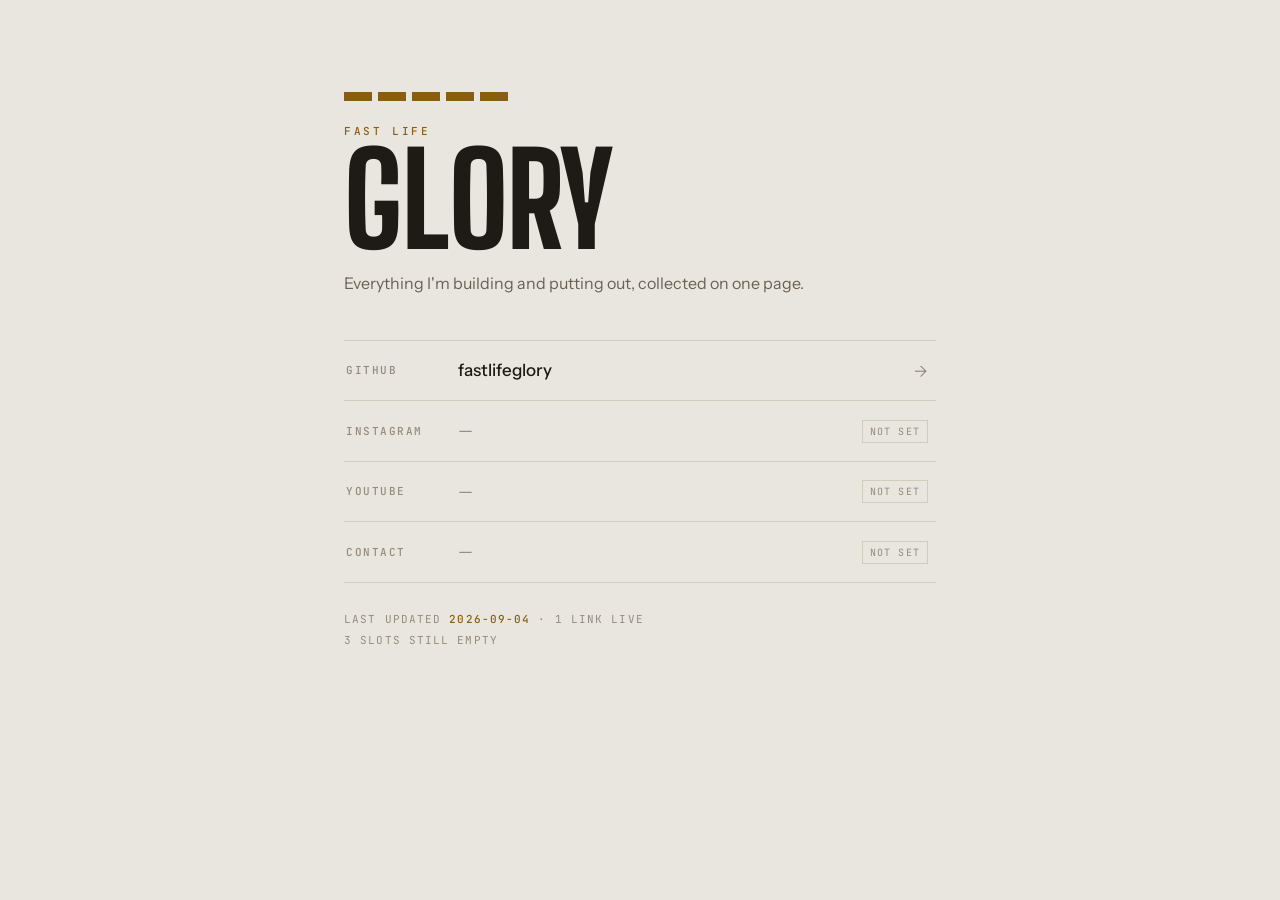
<file: index.html>
<!doctype html>
<html lang="en">
<head>
<meta charset="utf-8">
<meta name="viewport" content="width=device-width, initial-scale=1">
<meta name="description" content="Links for Glory.">
<title>Fast Life Glory</title>
<link rel="preconnect" href="https://fonts.googleapis.com">
<link rel="preconnect" href="https://fonts.gstatic.com" crossorigin>
<link id="fonts" rel="stylesheet" href="https://fonts.googleapis.com/css2?family=Big+Shoulders+Display:wght@600;800&amp;family=Instrument+Sans:wght@400;500;600&amp;family=JetBrains+Mono:wght@400;500&amp;display=swap">
<style id="sheet">*, *::before, *::after { box-sizing: border-box; }

:root {
  color-scheme: light dark;

  --ground:   #E9E6DF;
  --ground-2: #DFDBD1;
  --ink:      #1E1B16;
  --ink-2:    #6B6153;
  --ink-3:    #948B7C;
  --line:     #D2CCBF;
  --brass:    #8A5E12;
  --brass-2:  #B98A2A;
  --on-brass: #F6F3EC;

  --f-display: "Big Shoulders Display", "Arial Narrow", Impact, sans-serif;
  --f-body:    "Instrument Sans", system-ui, -apple-system, "Segoe UI", sans-serif;
  --f-mono:    "JetBrains Mono", ui-monospace, SFMono-Regular, Menlo, monospace;
}

@media (prefers-color-scheme: dark) {
  :root:not([data-theme="light"]) {
    --ground:   #17140F;
    --ground-2: #211D16;
    --ink:      #F3EDE1;
    --ink-2:    #A29785;
    --ink-3:    #766D5E;
    --line:     #2F2920;
    --brass:    #D9A441;
    --brass-2:  #E8BE68;
    --on-brass: #17140F;
  }
}

:root[data-theme="dark"] {
  --ground:   #17140F;
  --ground-2: #211D16;
  --ink:      #F3EDE1;
  --ink-2:    #A29785;
  --ink-3:    #766D5E;
  --line:     #2F2920;
  --brass:    #D9A441;
  --brass-2:  #E8BE68;
  --on-brass: #17140F;
}

html { -webkit-text-size-adjust: 100%; }

body {
  margin: 0;
  background: var(--ground);
  color: var(--ink);
  font-family: var(--f-body);
  font-size: 16px;
  line-height: 1.5;
  -webkit-font-smoothing: antialiased;
}

img { max-width: 100%; }

::selection { background: var(--brass); color: var(--on-brass); }

.wrap {
  max-width: 640px;
  margin: 0 auto;
  padding: 40px 24px 72px;
}

/* ---- top bar ---- */

.bar {
  display: flex;
  justify-content: flex-end;
  min-height: 34px;
  margin-bottom: 18px;
}

/* ---- hero ---- */

.lights {
  display: flex;
  gap: 6px;
}

.lights i {
  display: block;
  width: 28px;
  height: 9px;
  background: var(--line);
  transform-origin: center;
  animation: lightOn .3s ease-out both;
}

.lights i:nth-child(1) { animation-delay: .12s; }
.lights i:nth-child(2) { animation-delay: .24s; }
.lights i:nth-child(3) { animation-delay: .36s; }
.lights i:nth-child(4) { animation-delay: .48s; }
.lights i:nth-child(5) { animation-delay: .60s; }

@keyframes lightOn {
  from { background: var(--line);  transform: scaleY(.5); }
  to   { background: var(--brass); transform: scaleY(1); }
}

@media (prefers-reduced-motion: reduce) {
  .lights i { animation: none; background: var(--brass); }
  .row, .row-go { transition: none !important; }
}

.eyebrow {
  margin: 22px 0 0;
  font-family: var(--f-mono);
  font-size: 11px;
  font-weight: 500;
  letter-spacing: .24em;
  text-transform: uppercase;
  color: var(--brass);
}

.name {
  margin: 6px 0 0;
  font-family: var(--f-display);
  font-weight: 800;
  font-size: clamp(66px, 17vw, 128px);
  line-height: .84;
  letter-spacing: -.005em;
  text-wrap: balance;
}

.tagline {
  margin: 18px 0 0;
  max-width: 44ch;
  font-size: 16px;
  line-height: 1.55;
  color: var(--ink-2);
  text-wrap: pretty;
}

/* ---- link board ---- */

.board {
  margin-top: 44px;
  border-top: 1px solid var(--line);
}

.row {
  display: grid;
  grid-template-columns: 96px 1fr auto;
  align-items: center;
  gap: 16px;
  padding: 17px 8px 17px 2px;
  border-bottom: 1px solid var(--line);
  color: inherit;
  text-decoration: none;
  transition: background .18s ease, padding-left .18s ease;
}

a.row:hover { background: var(--ground-2); padding-left: 10px; }
a.row:hover .row-ch { color: var(--brass); }
a.row:hover .row-go { color: var(--brass); transform: translateX(4px); }

a.row:focus-visible {
  outline: 2px solid var(--brass);
  outline-offset: -2px;
  background: var(--ground-2);
}

.row-ch {
  font-family: var(--f-mono);
  font-size: 11px;
  font-weight: 500;
  letter-spacing: .14em;
  text-transform: uppercase;
  color: var(--ink-3);
  transition: color .18s ease;
}

.row-title {
  font-size: 17px;
  font-weight: 500;
  overflow-wrap: anywhere;
}

.row-go {
  font-size: 16px;
  color: var(--ink-3);
  transition: color .18s ease, transform .18s ease;
}

.row--unset .row-title { color: var(--ink-3); font-weight: 400; }

.chip {
  font-family: var(--f-mono);
  font-size: 10px;
  letter-spacing: .12em;
  text-transform: uppercase;
  color: var(--ink-3);
  border: 1px solid var(--line);
  padding: 3px 7px;
  white-space: nowrap;
}

/* ---- footer ---- */

.foot {
  margin-top: 26px;
  font-family: var(--f-mono);
  font-size: 11px;
  letter-spacing: .1em;
  line-height: 1.9;
  color: var(--ink-3);
  font-variant-numeric: tabular-nums;
  text-transform: uppercase;
}

.foot b { color: var(--brass); font-weight: 500; }

/* ---- controls ---- */

.btn {
  font-family: var(--f-mono);
  font-size: 11px;
  font-weight: 500;
  letter-spacing: .14em;
  text-transform: uppercase;
  background: transparent;
  border: 1px solid var(--line);
  color: var(--ink-2);
  padding: 9px 13px;
  cursor: pointer;
  transition: border-color .16s ease, color .16s ease, background .16s ease;
}

.btn:hover { border-color: var(--brass); color: var(--brass); }
.btn:focus-visible { outline: 2px solid var(--brass); outline-offset: 2px; }
.btn[disabled] { opacity: .55; cursor: progress; }

.btn--go {
  background: var(--brass);
  border-color: var(--brass);
  color: var(--on-brass);
}

.btn--go:hover { background: var(--brass-2); border-color: var(--brass-2); color: var(--on-brass); }

.btn--quiet { border-color: transparent; padding: 9px 4px; }
.btn--quiet:hover { border-color: transparent; }

/* ---- editor ---- */

.editor { padding-top: 4px; }

.ed-head {
  font-family: var(--f-mono);
  font-size: 11px;
  letter-spacing: .18em;
  text-transform: uppercase;
  color: var(--brass);
  margin: 0 0 20px;
}

.ed-field { display: block; margin-bottom: 16px; }

.ed-label {
  display: block;
  font-family: var(--f-mono);
  font-size: 10px;
  letter-spacing: .16em;
  text-transform: uppercase;
  color: var(--ink-3);
  margin-bottom: 6px;
}

.inp {
  width: 100%;
  font-family: var(--f-body);
  font-size: 15px;
  color: var(--ink);
  background: var(--ground-2);
  border: 1px solid var(--line);
  padding: 9px 10px;
}

.inp:focus-visible { outline: 2px solid var(--brass); outline-offset: -1px; }

.ed-links {
  margin: 26px 0 0;
  border-top: 1px solid var(--line);
}

.ed-row {
  display: grid;
  grid-template-columns: 110px 1fr 1fr auto;
  gap: 10px;
  align-items: center;
  padding: 12px 0;
  border-bottom: 1px solid var(--line);
}

.ed-actions {
  display: flex;
  align-items: center;
  gap: 10px;
  margin-top: 22px;
}

.ed-msg {
  flex: 1;
  font-family: var(--f-mono);
  font-size: 11px;
  letter-spacing: .1em;
  text-transform: uppercase;
  color: var(--ink-3);
}

.ed-msg[data-tone="bad"] { color: var(--brass); }

@media (max-width: 560px) {
  .ed-row { grid-template-columns: 1fr auto; }
  .ed-row .inp:first-child { grid-column: 1 / -1; }
}

@media (max-width: 480px) {
  .wrap { padding: 32px 18px 56px; }
  .row { grid-template-columns: 1fr auto; row-gap: 3px; }
  .row-ch { grid-column: 1 / -1; }
  .lights i { width: 22px; }
}
</style>
</head>
<body>
<div id="app"><div class="wrap"><div class="bar"><button class="btn" id="editBtn" hidden>Edit page</button></div><header class="hero"><div class="lights" aria-hidden="true"><i></i><i></i><i></i><i></i><i></i></div><p class="eyebrow">Fast Life</p><h1 class="name">GLORY</h1><p class="tagline">Everything I&#39;m building and putting out, collected on one page.</p></header><nav class="board" aria-label="Links"><a class="row" href="https://github.com/fastlifeglory" target="_blank" rel="noopener noreferrer"><span class="row-ch">GitHub</span><span class="row-title">fastlifeglory</span><span class="row-go" aria-hidden="true">&rarr;</span></a><div class="row row--unset"><span class="row-ch">Instagram</span><span class="row-title">&mdash;</span><span class="chip">Not set</span></div><div class="row row--unset"><span class="row-ch">YouTube</span><span class="row-title">&mdash;</span><span class="chip">Not set</span></div><div class="row row--unset"><span class="row-ch">Contact</span><span class="row-title">&mdash;</span><span class="chip">Not set</span></div></nav><p class="foot">Last updated <b>2026-09-04</b> &middot; 1 link live<br>3 slots still empty</p></div></div>
<script type="application/json" id="state">{"eyebrow":"Fast Life","name":"GLORY","tagline":"Everything I'm building and putting out, collected on one page.","updated":"2026-09-04","links":[{"channel":"GitHub","title":"fastlifeglory","url":"https://github.com/fastlifeglory"},{"channel":"Instagram","title":"","url":""},{"channel":"YouTube","title":"","url":""},{"channel":"Contact","title":"","url":""}]}</script>
<script id="boot">(function () {
  'use strict';

  /* ------------------------------------------------------------------
     Pure rendering. Shared by the build step (Node) and the live page,
     so the served markup and any version the page republishes are
     produced by exactly the same code.
  ------------------------------------------------------------------ */

  function esc(s) {
    return String(s == null ? '' : s)
      .replace(/&/g, '&amp;')
      .replace(/</g, '&lt;')
      .replace(/>/g, '&gt;')
      .replace(/"/g, '&quot;')
      .replace(/'/g, '&#39;');
  }

  function safeUrl(u) {
    var v = String(u == null ? '' : u).trim();
    if (!v || v === '#') return '';
    return /^(https?:\/\/|mailto:)/i.test(v) ? v : '';
  }

  function normalizeUrl(u) {
    var v = String(u == null ? '' : u).trim();
    if (!v || v === '#') return '';
    if (/^(https?:\/\/|mailto:)/i.test(v)) return v;
    if (v.indexOf('@') > 0 && v.indexOf('/') === -1 && v.indexOf(' ') === -1) return 'mailto:' + v;
    return 'https://' + v.replace(/^\/+/, '');
  }

  function renderRow(link) {
    var url = safeUrl(link.url);
    var channel = esc(link.channel || 'Link');
    var title = esc(link.title || '');

    if (!url) {
      return '<div class="row row--unset">' +
        '<span class="row-ch">' + channel + '</span>' +
        '<span class="row-title">' + (title || '&mdash;') + '</span>' +
        '<span class="chip">Not set</span>' +
        '</div>';
    }

    return '<a class="row" href="' + esc(url) + '" target="_blank" rel="noopener noreferrer">' +
      '<span class="row-ch">' + channel + '</span>' +
      '<span class="row-title">' + (title || esc(url)) + '</span>' +
      '<span class="row-go" aria-hidden="true">&rarr;</span>' +
      '</a>';
  }

  function renderApp(state) {
    var links = Array.isArray(state.links) ? state.links : [];
    var live = links.filter(function (l) { return !!safeUrl(l.url); }).length;
    var blank = links.length - live;

    var lights = '';
    for (var i = 0; i < 5; i++) lights += '<i></i>';

    var rows = links.map(renderRow).join('');

    var foot = 'Last updated <b>' + esc(state.updated || '') + '</b> &middot; ' +
      live + (live === 1 ? ' link live' : ' links live');
    if (blank > 0) {
      foot += '<br>' + blank + (blank === 1 ? ' slot still empty' : ' slots still empty');
    }

    return '<div class="wrap">' +
      '<div class="bar"><button class="btn" id="editBtn" hidden>Edit page</button></div>' +
      '<header class="hero">' +
        '<div class="lights" aria-hidden="true">' + lights + '</div>' +
        '<p class="eyebrow">' + esc(state.eyebrow || '') + '</p>' +
        '<h1 class="name">' + esc(state.name || '') + '</h1>' +
        '<p class="tagline">' + esc(state.tagline || '') + '</p>' +
      '</header>' +
      '<nav class="board" aria-label="Links">' + rows + '</nav>' +
      '<p class="foot">' + foot + '</p>' +
      '</div>';
  }

  /* Build step stops here. */
  if (typeof module !== 'undefined' && module.exports) {
    module.exports = { renderApp: renderApp, normalizeUrl: normalizeUrl };
    return;
  }

  /* ------------------------------------------------------------------
     Live page
  ------------------------------------------------------------------ */

  var CLOSE = '<' + '/script>';
  var app = document.getElementById('app');
  var state = JSON.parse(document.getElementById('state').textContent);
  var api = null;
  var writable = false;
  var editing = false;

  function field(key, label, value) {
    return '<label class="ed-field">' +
      '<span class="ed-label">' + esc(label) + '</span>' +
      '<input class="inp" id="f-' + key + '" value="' + esc(value || '') + '">' +
      '</label>';
  }

  function editRow(link, i) {
    return '<div class="ed-row" data-i="' + i + '">' +
      '<input class="inp" data-k="channel" aria-label="Channel" placeholder="Channel" value="' + esc(link.channel || '') + '">' +
      '<input class="inp" data-k="title" aria-label="Label" placeholder="Label" value="' + esc(link.title || '') + '">' +
      '<input class="inp" data-k="url" aria-label="Address" placeholder="https://" value="' + esc(link.url || '') + '">' +
      '<button class="btn btn--quiet" data-del="' + i + '" aria-label="Remove this link">&times;</button>' +
      '</div>';
  }

  function renderEditor(s) {
    var links = Array.isArray(s.links) ? s.links : [];
    return '<div class="wrap"><div class="editor">' +
      '<p class="ed-head">Editing &mdash; nothing changes for anyone until you publish</p>' +
      field('eyebrow', 'Eyebrow', s.eyebrow) +
      field('name', 'Name', s.name) +
      field('tagline', 'Tagline', s.tagline) +
      '<div class="ed-links" id="edLinks">' + links.map(editRow).join('') + '</div>' +
      '<div class="ed-actions">' +
        '<span class="ed-msg" id="edMsg"></span>' +
        '<button class="btn" id="edAdd">Add link</button>' +
        '<button class="btn" id="edCancel">Cancel</button>' +
        '<button class="btn btn--go" id="edSave">Publish</button>' +
      '</div>' +
      '</div></div>';
  }

  function paint() {
    app.innerHTML = editing ? renderEditor(state) : renderApp(state);
    var btn = document.getElementById('editBtn');
    if (btn) btn.hidden = !writable;
  }

  function value(id) {
    var el = document.getElementById(id);
    return el ? el.value.trim() : '';
  }

  function collect() {
    var next = {
      eyebrow: value('f-eyebrow'),
      name: value('f-name'),
      tagline: value('f-tagline'),
      updated: state.updated,
      links: []
    };
    var rows = document.querySelectorAll('#edLinks .ed-row');
    for (var i = 0; i < rows.length; i++) {
      var row = rows[i];
      var read = function (k) {
        var el = row.querySelector('[data-k="' + k + '"]');
        return el ? el.value.trim() : '';
      };
      next.links.push({
        channel: read('channel'),
        title: read('title'),
        url: normalizeUrl(read('url'))
      });
    }
    return next;
  }

  function message(text, tone) {
    var el = document.getElementById('edMsg');
    if (!el) return;
    el.textContent = text;
    if (tone) el.setAttribute('data-tone', tone);
    else el.removeAttribute('data-tone');
  }

  function buildDoc(s) {
    var css = document.getElementById('sheet').textContent;
    var boot = document.getElementById('boot').textContent;
    var fonts = document.getElementById('fonts').getAttribute('href');
    var json = JSON.stringify(s).replace(/</g, '\\u003c');

    return '<!doctype html>\n<html lang="en">\n<head>\n' +
      '<meta charset="utf-8">\n' +
      '<meta name="viewport" content="width=device-width, initial-scale=1">\n' +
      '<title>Fast Life Glory</title>\n' +
      '<link rel="preconnect" href="https://fonts.googleapis.com">\n' +
      '<link rel="preconnect" href="https://fonts.gstatic.com" crossorigin>\n' +
      '<link id="fonts" rel="stylesheet" href="' + esc(fonts) + '">\n' +
      '<style id="sheet">' + css + '</style>\n' +
      '</head>\n<body>\n' +
      '<div id="app">' + renderApp(s) + '</div>\n' +
      '<script type="application/json" id="state">' + json + CLOSE + '\n' +
      '<script id="boot">' + boot + CLOSE + '\n' +
      '</body>\n</html>\n';
  }

  function readOnly() {
    writable = false;
    editing = false;
    paint();
  }

  function publish(button) {
    var next = collect();
    next.updated = new Date().toISOString().slice(0, 10);
    state = next;

    if (!api) {
      message('This view cannot publish changes.', 'bad');
      return;
    }

    button.disabled = true;
    message('Publishing...');

    api.publish(buildDoc(next)).then(function () {
      message('Published. Reloading...');
    }).catch(function (err) {
      var code = err && err.code;
      button.disabled = false;

      if (code === 'conflict') {
        message('A newer version arrived first. Reloading to it.');
        return;
      }
      if (code === 'not_writer' || code === 'not_granted' || code === 'not_declared' ||
          code === 'consent_required' || code === 'capability_disabled' || code === 'capability_removed') {
        readOnly();
        return;
      }
      if (code === 'rate_limited') {
        message('Publishing too fast. Wait a moment, then publish again.', 'bad');
        return;
      }
      if (code === 'too_large') {
        message('There is too much content to publish. Shorten it and retry.', 'bad');
        return;
      }
      message('Publishing failed. Your edits are still here - try again.', 'bad');
    });
  }

  app.addEventListener('click', function (event) {
    var button = event.target.closest ? event.target.closest('button') : null;
    if (!button) return;

    if (button.id === 'editBtn') { editing = true; paint(); return; }
    if (button.id === 'edCancel') { editing = false; paint(); return; }
    if (button.id === 'edAdd') {
      state = collect();
      state.links.push({ channel: 'Link', title: '', url: '' });
      paint();
      return;
    }
    if (button.hasAttribute('data-del')) {
      state = collect();
      state.links.splice(Number(button.getAttribute('data-del')), 1);
      paint();
      return;
    }
    if (button.id === 'edSave') { publish(button); }
  });

  if (window.claude && typeof window.claude.use === 'function') {
    Promise.resolve(window.claude.use('artifact')).then(function (ns) {
      api = ns || null;
      writable = !!ns;
      var btn = document.getElementById('editBtn');
      if (btn) btn.hidden = !writable;
    }).catch(function () { /* stays read-only */ });
  }
})();
</script>
</body>
</html>
</file>
